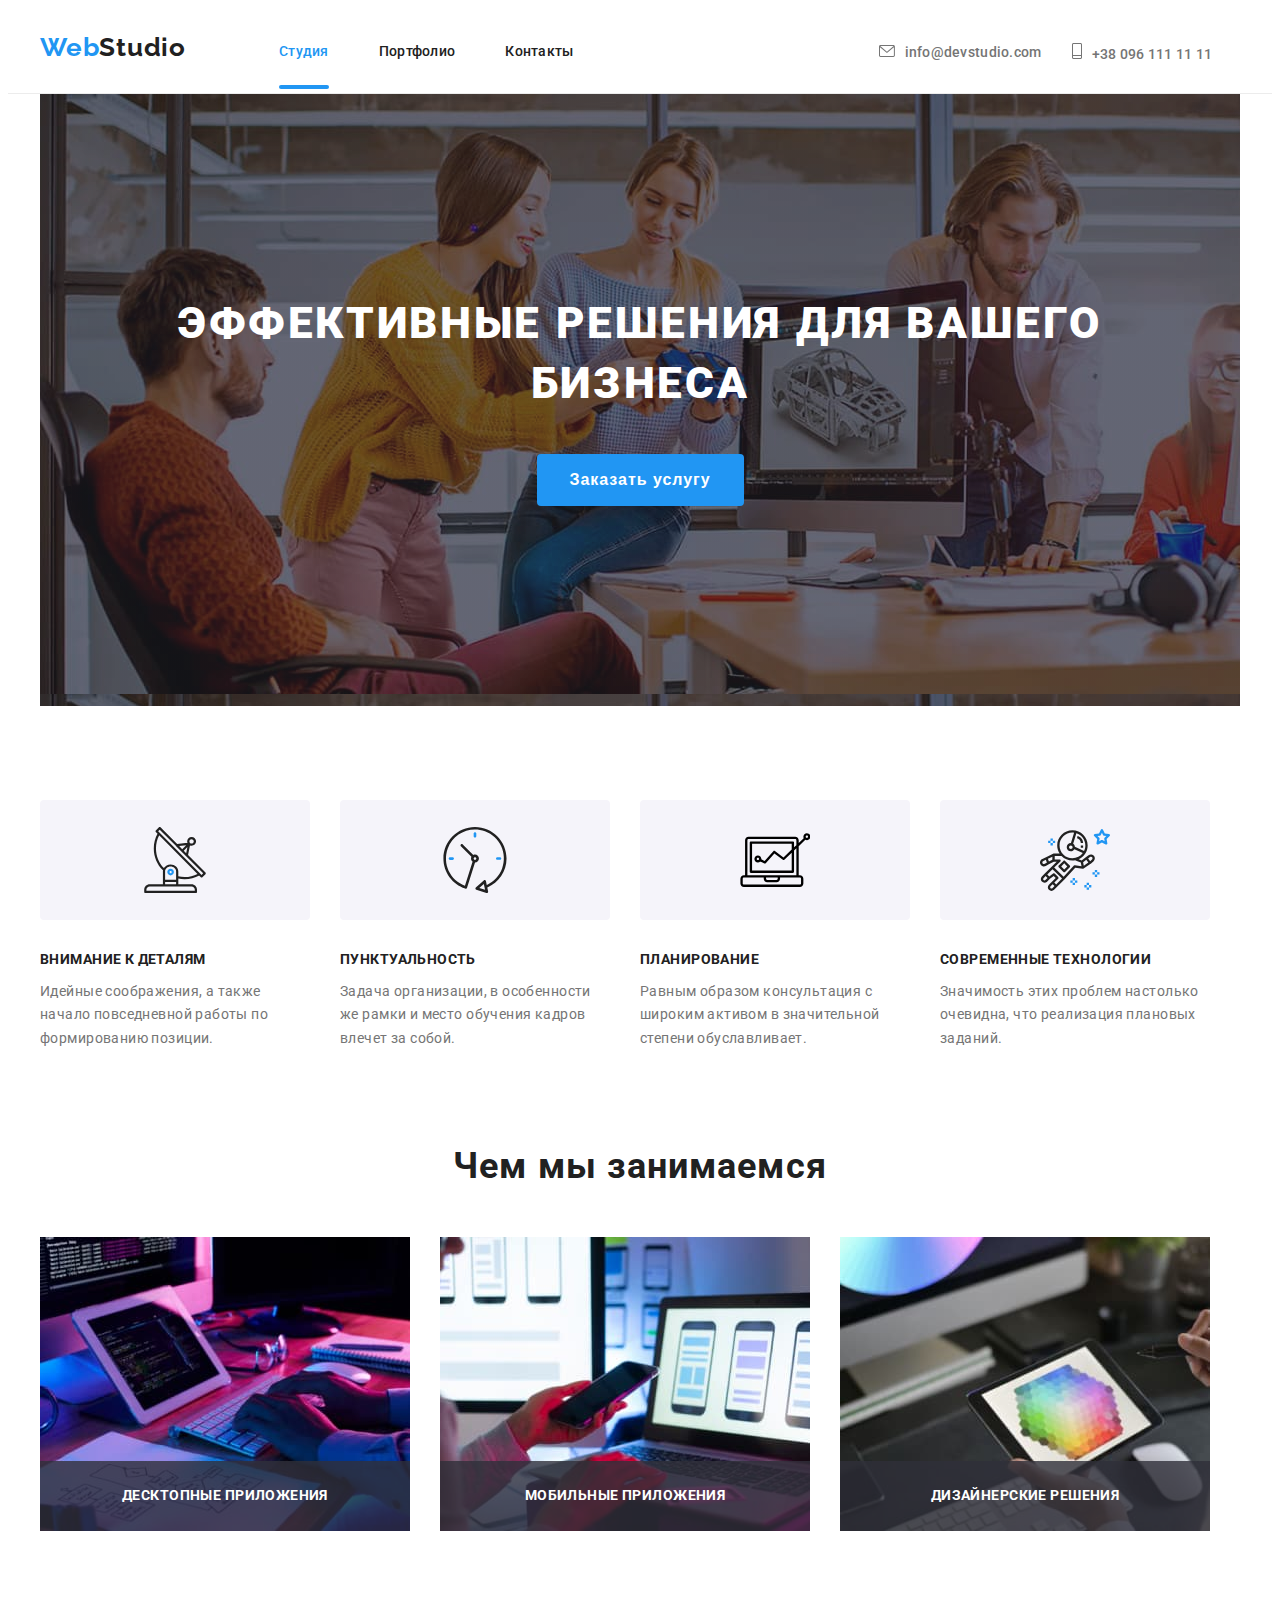
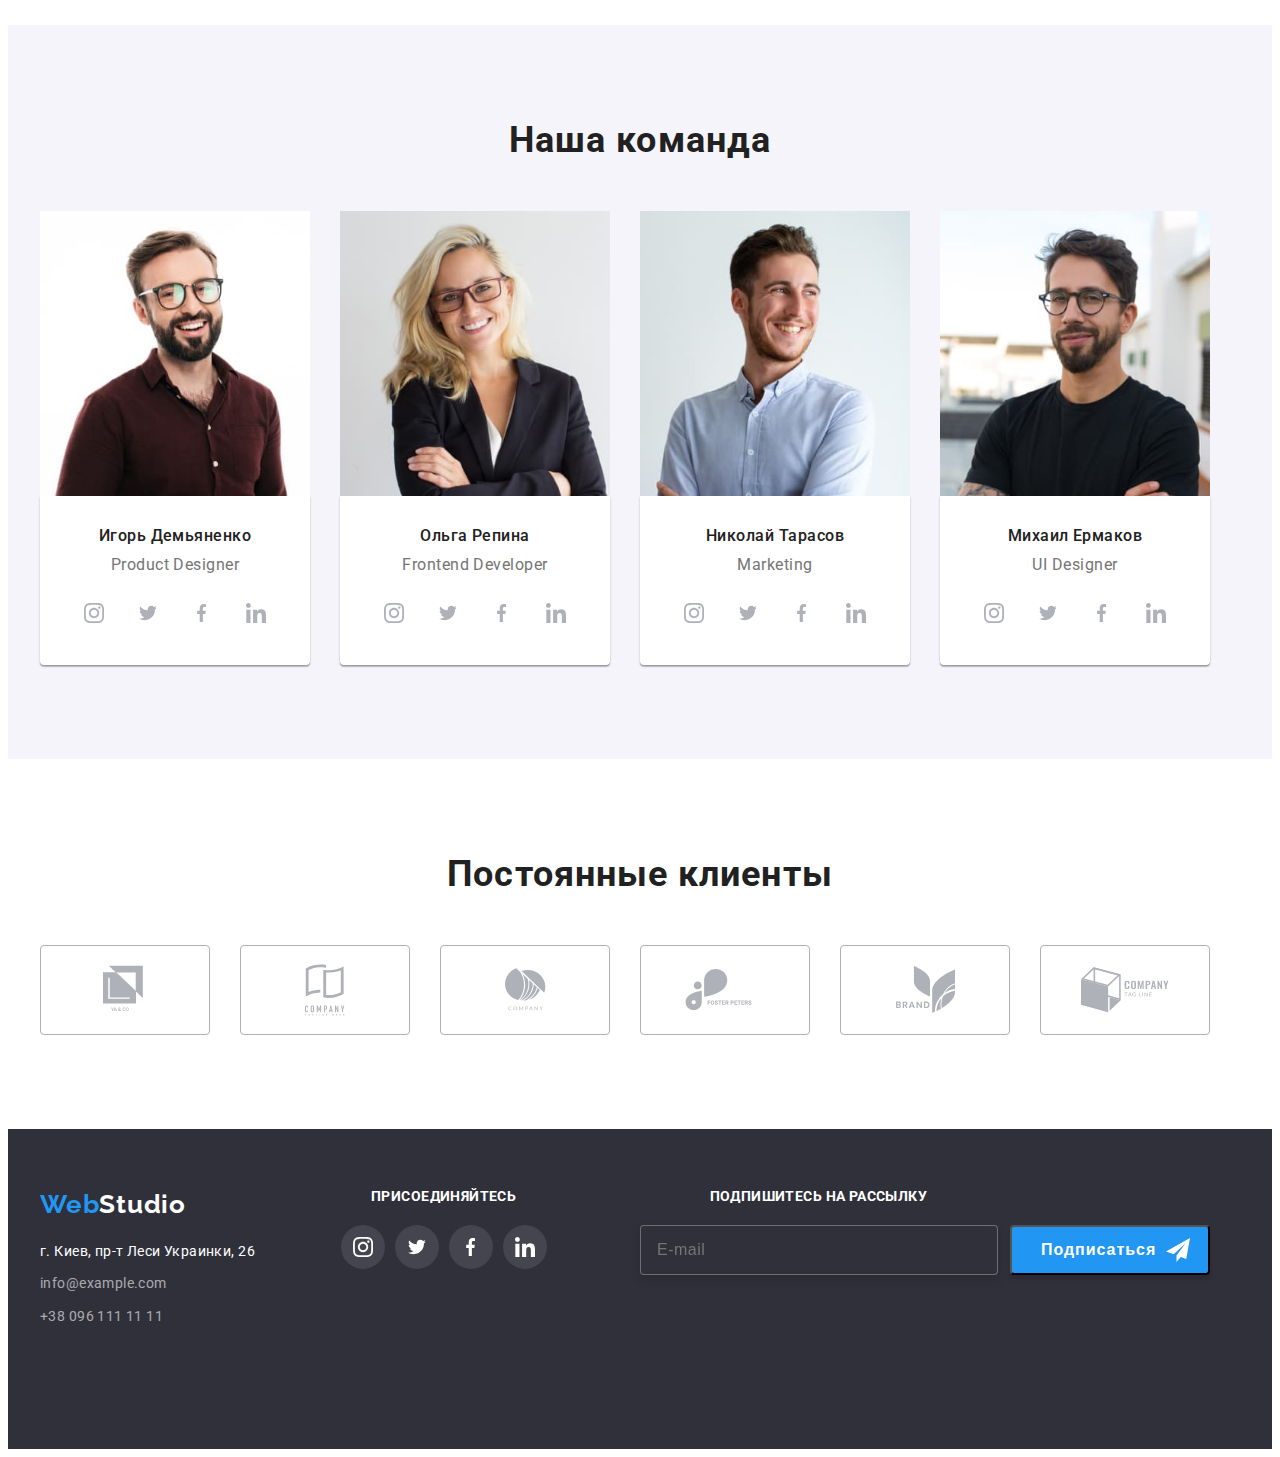
<file: index.html>
<!DOCTYPE html>
<html lang="ru">
<head>
    <meta charset="UTF-8">
    <meta name="viewport" content="width=device-width, initial-scale=1.0">
    <title>home-work-08</title>
    <link rel="preconnect" href="https://fonts.gstatic.com">
<link href="https://fonts.googleapis.com/css2?family=Raleway:wght@700&family=Roboto:wght@400;500;700;900&display=swap" rel="stylesheet">
<link rel="stylesheet" href="https://cdnjs.cloudflare.com/ajax/libs/modern-normalize/1.0.0/modern-normalize.min.css" integrity="sha512-ISS7cAi1PEhQ8jnbJpJZMd29NlhNj4AWYyLOSp2CE/CsHxTCu+r+t0D2yoJudVrd0/8fTVPUVDzY5Tvli75u/g==" crossorigin="anonymous" />
<link rel="stylesheet" href="./css/main.min.css">
 </head>
<body>
    
     <header class="header-navigation"> 
    <!--Логотип-->
    <div class="container">
        <div class="tablet-desktop-position">
        <div class="mobile-header">         
        <a class="logo" href="#">Web<span class="logo__header-part">Studio</span></a>
        <button type="button" class="menu-button" data-menu-button>
            <svg class="button_icon" width="24px" height="16px"  aria-label="Переключатель мобильного меню">
                <use class="icon-cross" href="./images/symbol-defs.svg#.iconCross"></use>
                <use class="icon-menu" href="./images/symbol-defs.svg#.iconBurgerMenu"></use>
            </svg>
        </button>
        </div>
        
        <div class="menu-container" id="menu-container" data-menu>
    <nav class="top-contacts">
       <!--Навигация-->      
        <ul class="site-nav">
            <li class="site-nav__item"><a class="site-nav__current-link" href="./index.html">Студия</a></li>
            <li class="site-nav__item"><a class="site-nav__portfolio" href="./portfolio.html">Портфолио</a></li>
            <li class="site-nav__item"><a class="site-nav__contacts" href="#">Контакты</a></li>              
        </ul>        
     </nav>
<ul class="auth-nav">    
        <li class="auth-nav__top">
            <a class="auth-nav__mail" href="mailto:info@devstudio.com">
                <svg class="top-icon" width="16px" height="12px">
                <use href="./images/symbol-defs.svg#.iconenvelope"></use>
            </svg>info@devstudio.com
        </a>
        </li>        
        <li class="auth-nav__top">           
            <a class="auth-nav__phone" href="tel:+380961111111">
                <svg class="top-icon" width="10px" height="16px">
                <use href="./images/symbol-defs.svg#.iconphone"></use>
            </svg>+38 096 111 11 11
        </a>        
    </li>
        </ul>    
        </div>
    </div> 
        </div>
      </header>
   <main>       
             <!--секция-герой-->
             
         <section class="hero">             
            <div class="hero-overlay container">
        <h1 class="title">Эффективные решения для вашего бизнеса</h1>
        <button class="button" type="submit" data-modal-open>Заказать услугу</button>
    
    </div>
    </section>  
          
       <section class="review"> 
            <div class="container">
          <ul class="description">
              <li class="description__item">
                  <div class="review-box">
                <svg class="review-icon" width="66px" height="70px">
                    <use href="./images/symbol-defs.svg#.iconantenna"></use>
                </svg>
                </div>
                  <h3 class="title">Внимание к деталям</h3>
                <p class="content">Идейные соображения, а также начало повседневной работы по формированию позиции.</p>
            </li>
              <li class="description__item">
                <div class="review-box">
                <svg class="review-icon" width="66px" height="70px">
                    <use href="./images/symbol-defs.svg#.iconclock"></use>
                </svg>
                </div>
                  <h3 class="title">Пунктуальность</h3>
                  <p class="content">Задача организации, в особенности же рамки и место обучения кадров влечет за собой.</p>
              </li>
              <li class="description__item">
                <div class="review-box">
                <svg class="review-icon" width="70px" height="54px">
                    <use href="./images/symbol-defs.svg#.iconcomputer"></use>
                </svg>
                </div>
                  <h3 class="title">Планирование</h3>
                  <p class="content">Равным образом консультация с широким активом в значительной степени обуславливает.</p>
              </li>
              <li class="description__item">
                <div class="review-box">
                <svg class="review-icon" width="70px" height="70px">
                    <use href="./images/symbol-defs.svg#.iconastronaut"></use>
                </svg>
                </div>
                  <h3 class="title">Современные технологии</h3>
                  <p class="content">Значимость этих проблем настолько очевидна, что реализация плановых заданий.</p>
              </li>
            </ul>
        </div> 
    </section> 

           <section class="occupation">
            <div class="container">
           <h2 class="exposition-title">Чем мы занимаемся</h2>         
           <ul class="images-list">
               <li class="item">
                   <div class="exposition-box">
                    <picture>
                        <source srcset="./images/Десктопные_приложения.jpg 1x,./images/Десктопные_приложения2x.jpg 2x" media="(min-width: 1200px)" />
                        <img src="./images/Десктопные_приложения.jpg" alt="Планшет с html разметкой" width="370px" />
                    </picture>                   
                   <p class="occupation-positioning">Десктопные приложения</p>
               </div>
                </li>
               <li class="item">
                <div class="exposition-box">
                    <picture>
                        <source srcset="./images/Мобильные_приложения.jpg 1x,./images/Мобильные_приложения2x.jpg 2x"/>
                        <img src="./images/Мобильные_приложения.jpg"
                        alt="Ноутбук с изображением схем макетов на мобильных устройствах" width="370px" >
                    </picture>               
                    <p class="occupation-positioning">Мобильные приложения</p>
            </div>            
            </li>
               <li class="item">
                <div class="exposition-box">
                    <picture>
                        <source srcset="./images/Дизайнерские_решения.jpg 1x,./images/Дизайнерские_решения2x.jpg 2x"/>
                        <img src="./images/Дизайнерские_решения.jpg"
                        alt="Планшет с изображением палитры цветов" width="370px" >
                    </picture>                  
                    <p class="occupation-positioning">Дизайнерские решения</p>
                </div>   
                </li> 
           </ul> 
        </div>                  
       </section>

         <section class="our-team">

           <h2 class="our-team-title">Наша команда</h2>
           <div class="container">
           <ul class="team">
               <li class="clause">
                <picture>
                    <source srcset="./images/Демьяненко_mobile_team.jpg 1x,
                                    ./images/Демьяненко_mobile_team2x.jpg 2x"
                                     media="(max-width: 767px)"/>
                    <source srcset="./images/Демьяненко_tablet_team.jpg 1x,
                   ./images/Демьяненко_tablet_team2x.jpg 2x"
                                  media="(min-width: 768px)"/>
                    <source srcset="./images/Демьяненко_desktop_team.jpg 1x,
                   ./images/Демьяненко_desktop_team2x.jpg 2x"
                        media="(min-width: 1200px)"/>
                    <img 
                   src="images/Демьяненко_mobile_team.jpg" 
                    alt="Игорь Демьяненко" width="450px">
                </picture>                   
                   <div class="information">
                       <h3 class="title">Игорь Демьяненко</h3>
                       <p class="content">Product Designer</p>
                       <ul class="socials">
                       <li class="item">
                           <a class="socials-link" href="#">
                               <svg class="team-icon" width="20px" height="20px">
                                   <use href="./images/symbol-defs.svg#.iconinstagram">
                                </use>
                            </svg>
                        </a>
                        </li>
                        <li class="item">
                            <a class="socials-link" href="#">
                                <svg class="team-icon" width="20px" height="16px">
                                    <use href="./images/symbol-defs.svg#.icontwitter">
                                 </use>
                             </svg>
                         </a>
                         </li>
                         <li class="item">
                            <a class="socials-link" href="#">
                                <svg class="team-icon" width="10px" height="20px">
                                    <use href="./images/symbol-defs.svg#.iconfacebook">
                                 </use>
                             </svg>
                         </a>
                         </li>
                         <li class="item">
                            <a class="socials-link" href="#">
                                <svg class="team-icon" width="20px" height="20px">
                                    <use href="./images/symbol-defs.svg#.iconlinkedin">
                                 </use>
                             </svg>
                         </a>
                         </li>
                    </ul>
                   </div>
                   
               </li>
               <li class="clause">
                <picture>
                    <source srcset="./images/Репина_mobile_team.jpg 1x,
                                    ./images/Репина_mobile_team2x.jpg 2x"
                                    media="(max-width: 767px)"/>
                    <source srcset="./images/Репина_tablet_team.jpg 1x,
                                    ./images/Репина_tablet_team2x.jpg 2x" 
                                   media="(min-width: 768px)"/>
                    <source srcset="./images/Репина_desktop_team.jpg 1x,
                                   ./images/Репина_desktop_team2x.jpg 2x"
                                   media="(min-width: 1200px)"/>
                    <img src="images/Репина_mobile_team.jpg" alt="Ольга Репина" width="450px">
                </picture>
              <div class="information">
                    <h3 class="title">Ольга Репина</h3>
                    <p class="content">Frontend Developer</p>
                    <ul class="socials">
                        <li class="item">
                            <a class="socials-link" href="#">
                                <svg class="team-icon" width="20px" height="20px">
                                    <use href="./images/symbol-defs.svg#.iconinstagram">
                                 </use>
                             </svg>
                         </a>
                         </li>
                         <li class="item">
                             <a class="socials-link" href="#">
                                 <svg class="team-icon" width="20px" height="16px">
                                     <use href="./images/symbol-defs.svg#.icontwitter">
                                  </use>
                              </svg>
                          </a>
                          </li>
                          <li class="item">
                             <a class="socials-link" href="#">
                                 <svg class="team-icon" width="10px" height="20px">
                                     <use href="./images/symbol-defs.svg#.iconfacebook">
                                  </use>
                              </svg>
                          </a>
                          </li>
                          <li class="item">
                             <a class="socials-link" href="#">
                                 <svg class="team-icon" width="20px" height="20px">
                                     <use href="./images/symbol-defs.svg#.iconlinkedin">
                                  </use>
                              </svg>
                          </a>
                          </li>
                     </ul>
                </div>
               </li>
               <li class="clause">
                <picture>
                    <source srcset="./images/Тарасов_mobile_team.jpg 1x,
                                    ./images/Тарасов_mobile_team2x.jpg 2x"
                                    media=" (max-width: 767px)"/>
                    <source srcset="./images/Тарасов_tablet_team.jpg 1x,
                                    ./images/Тарасов_tablet_team2x.jpg 2x" 
                                    media="(min-width: 768px)"/>
                    <source srcset="./images/Тарасов_desktop_team.jpg 1x,
                                   ./images/Тарасов_desktop_team2x.jpg 2x" 
                                    media="(min-width: 1200px)"/>
                    <img src="images/Тарасов_mobile_team.jpg" alt="Николай Тарасов" width="450px">
                </picture>
                    <div class="information">
                    <h3 class="title">Николай Тарасов</h3>
                    <p class="content">Marketing</p>
                    <ul class="socials">
                        <li class="item">
                            <a class="socials-link" href="#">
                                <svg class="team-icon" width="20px" height="20px">
                                    <use href="./images/symbol-defs.svg#.iconinstagram">
                                 </use>
                             </svg>
                         </a>
                         </li>
                         <li class="item">
                             <a class="socials-link" href="#">
                                 <svg class="team-icon" width="20px" height="16px">
                                     <use href="./images/symbol-defs.svg#.icontwitter">
                                  </use>
                              </svg>
                          </a>
                          </li>
                          <li class="item">
                             <a class="socials-link" href="#">
                                 <svg class="team-icon" width="10px" height="20px">
                                     <use href="./images/symbol-defs.svg#.iconfacebook">
                                  </use>
                              </svg>
                          </a>
                          </li>
                          <li class="item">
                             <a class="socials-link" href="#">
                                 <svg class="team-icon" width="20px" height="20px">
                                     <use href="./images/symbol-defs.svg#.iconlinkedin">
                                  </use>
                              </svg>
                          </a>
                          </li>
                     </ul>
                </div>
               </li>
               <li class="clause">
                <picture>
                    <source srcset="./images/Ермаков_mobile_team.jpg 1x,
                                    ./images/Ермаков_mobile_team2x.jpg 2x" 
                                    media=" (max-width: 767px)" />
                    <source srcset="./images/Ермаков_tablet_team.jpg 1x,
                                    ./images/Ермаков_tablet_team2x.jpg 2x" 
                                    media="(min-width: 768px)" />
                    <source srcset="./images/Ермаков_desktop_team.jpg 1x,
                                    ./images/Ермаков_desktop_team2x.jpg 2x" 
                                    media="(min-width: 1200px)" />
                    <img src="Ермаков_mobile_team.jpg" alt="Михаил Ермаков" width="450px">
                </picture>
                                     <div class="information">
                    <h3 class="title">Михаил Ермаков</h3>
                    <p class="content">UI Designer</p>
                    <ul class="socials">
                        <li class="item">
                            <a class="socials-link" href="#">
                                <svg class="team-icon" width="20px" height="20px">
                                <use href="./images/symbol-defs.svg#.iconinstagram">
                                 </use>
                             </svg>
                         </a>
                         </li>
                         <li class="item">
                             <a class="socials-link" href="#">
                                 <svg class="team-icon" width="20px" height="16px">
                                     <use href="./images/symbol-defs.svg#.icontwitter">
                                  </use>
                              </svg>
                          </a>
                          </li>
                          <li class="item">
                             <a class="socials-link" href="#">
                                 <svg class="team-icon" width="10px" height="20px">
                                     <use href="./images/symbol-defs.svg#.iconfacebook">
                                  </use>
                              </svg>
                          </a>
                          </li>
                          <li class="item">
                             <a class="socials-link" href="#">
                                 <svg class="team-icon" width="20px" height="20px">
                                     <use href="./images/symbol-defs.svg#.iconlinkedin">
                                  </use>
                              </svg>
                          </a>
                          </li>
                     </ul>
                </div>
               </li>
           </ul> 
         </div>   
       </section>
       
       <section class="our-clients">
        <h3 class="title">Постоянные клиенты</h3>
        <div class="container">
        <ul class="standing-customer">
            <li class="standing-customer__item">
                <a class="client-link" href="#">
                    <svg class="customer-icon" width="44px" height="50px">
                        <use  href="./images/symbol-defs.svg#.iconlogo-1"></use>
                    </svg>
                </a>
            </li>
            <li class="standing-customer__item">
                <a class="client-link" href="#">
                    <svg class="customer-icon" width="40px" height="52px">
                        <use href="./images/symbol-defs.svg#.iconlogo-2"></use>
                    </svg>
                </a>
            </li>
            <li class="standing-customer__item">
                <a class="client-link" href="#">
                    <svg class="customer-icon" width="41px" height="43px">
                        <use href="./images/symbol-defs.svg#.iconlogo-3"></use>
                    </svg>
                </a>
            </li>
            <li class="standing-customer__item">
                <a class="client-link" href="#">
                    <svg class="customer-icon" width="80px" height="42px">
                        <use href="./images/symbol-defs.svg#.iconlogo-4"></use>
                    </svg>
                </a>
            </li>
            <li class="standing-customer__item">
                <a class="client-link" href="#">
                    <svg class="customer-icon" width="59px" height="47px">
                        <use href="./images/symbol-defs.svg#.iconlogo-5"></use>
                    </svg>
                </a>
            </li>
            <li class="standing-customer__item">
                <a class="client-link" href="#">
                    <svg class="customer-icon" width="88px" height="46px">
                        <use href="./images/symbol-defs.svg#.iconlogo-6"></use>
                    </svg>
                </a>
            </li>
        </ul>
    </div>

       </section>      
           </main> 
   <footer class="contacts-accent">
       <!--Логотип-->
       <div class="container-bottom">  
               
         <div class="footer-tablet-desktop-position">  
    <a class="logo" href="#"><span class="first-part">Web</span><span class="contrast">Studio</span></a>
       
    <address class="footer-adress">
        <p class="location">г. Киев, пр-т Леси Украинки, 26</p>        
        <ul class="option">
            <li class="item"><a class="link" href="mailto:info@example.com">info@example.com</a></li>
           <li class="item"><a class="link" href="tel:+380961111111">+38 096 111 11 11</a></li>
        </ul>    
    </address>
    </div>
    
     <div class="offer-part"> 
    <p class="offer-paragraph">присоединяйтесь</p>   
        <ul class="footer-list">
            <li class="footer-list__socials">
                <a class="footer-link" href="#">
                    <svg class="footer-icon" width="20px" height="20px">
                        <use href="./images/symbol-defs.svg#.iconinstagram">
                     </use>
                 </svg>
             </a>
             </li>
             <li class="footer-list__socials">
                 <a class="footer-link" href="#">
                     <svg class="footer-icon" width="20px" height="16px">
                         <use href="./images/symbol-defs.svg#.icontwitter">
                      </use>
                  </svg>
              </a>
              </li>
              <li class="footer-list__socials">
                 <a class="footer-link" href="#">
                     <svg class="footer-icon" width="10px" height="20px">
                         <use href="./images/symbol-defs.svg#.iconfacebook">
                      </use>
                  </svg>
              </a>
              </li>
              <li class="footer-list__socials">
                 <a class="footer-link" href="#">
                     <svg class="footer-icon" width="20px" height="20px">
                         <use href="./images/symbol-defs.svg#.iconlinkedin">
                      </use>
                  </svg>
              </a>
              </li>
         </ul>
         
        </div>               
        <form class="mail-form"> 
            <div class="mail-form-desktop-position">      
            <p class="footer-information">Подпишитесь на рассылку</p>
            <input class="footer-input" type="email" placeholder="E-mail"> 
            </div>
            <div class="button-position">  
            <button class="subscribe-button">Подписаться
        <svg class="button-icon" width="24px" height="24px">
            <use href="./images/symbol-defs.svg#.iconpaperPlane"></use>
        </svg>
    </button>
    </div>
        </form>       
</div> 
</footer>

<div class="backdrop is-hidden" data-modal>
<div class="modal">    
    <form class="modal-form">
    <button class="button-close" data-modal-close>
        <svg class="close-icon" width="11px" height="11px">
            <use href="./images/symbol-defs.svg#.iconCross"></use>
        </svg>
    </button>  
    <p class="modal-information">Оставьте свои данные, мы вам перезвоним</p> 
    <div class="inputGroup">  
    <label class="formLabel" for="name">Имя</label>
    <div class="modalField">
    <input class="modalInput" type="text" name="name" id="name">
    <svg class="formIcon" width="12px" height="12px">
        <use href="./images/symbol-defs.svg#.iconformFigure"></use>
    </svg>
    </div>    
    <label class="formLabel" for="tel">Телефон</label>
    <div class="modalField">
    <input class="modalInput" type="tel" name="telephone" id="tel">
    <svg class="formIcon" width="13px" height="13px">
        <use href="./images/symbol-defs.svg#.iconformPhone"></use>
    </svg>
    </div>    
    <label class="formLabel" for="mail">Почта</label>
    <div class="modalField">
    <input class="modalInput" type="email" name="mail" id="mail">
    <svg class="formIcon" width="15px" height="12px">
        <use href="./images/symbol-defs.svg#.iconformEnvelop"></use>
    </svg>
    </div>
    </div>
    <label class="formLabel" for="comment">Комментарий</label>
    <textarea class="modalTextarea" name="comment" id="comment" rows="10" placeholder="Введите текст"></textarea>
    
    <div class="checkGroup">    
        <input class="checkInput visuallyHidden" type="checkbox" name="policy" id="policy">    
        <label for="policy" class="checkLabel">
            <span class="checkText">Соглашаюсь с рассылкой и принимаю <a href="#" class="policyLink">Условия договора</a></span>
            </label>
        <svg  class="markIcon" width="11px" height="8px">
            <use href="./images/symbol-defs.svg#.iconformMark"></use>
        </svg>                   
        </div>  
    <button class="modalButton" type="submit">Отправить</button>
     </form>   
</div>
<script src="js/modal.js"></script>
<script src="js/menu.js"></script>
</div>
</body>
</html>
</file>
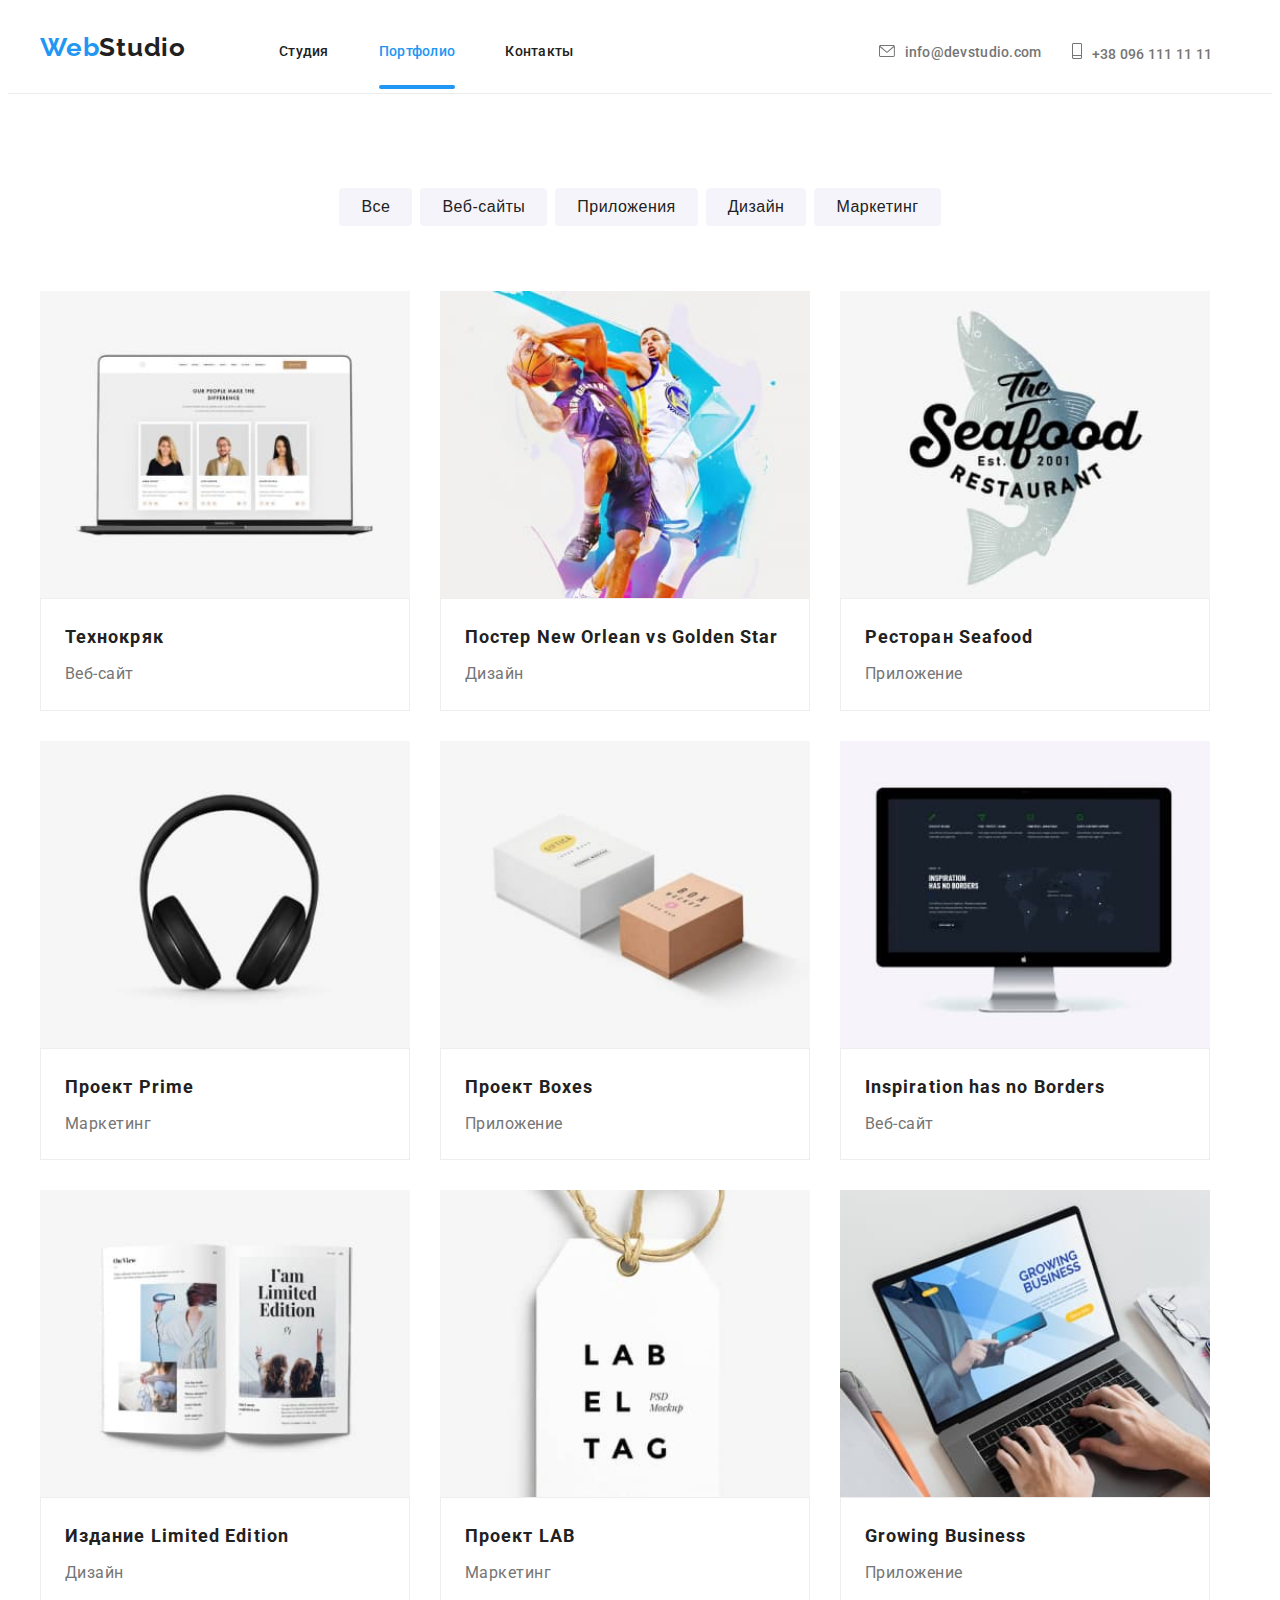
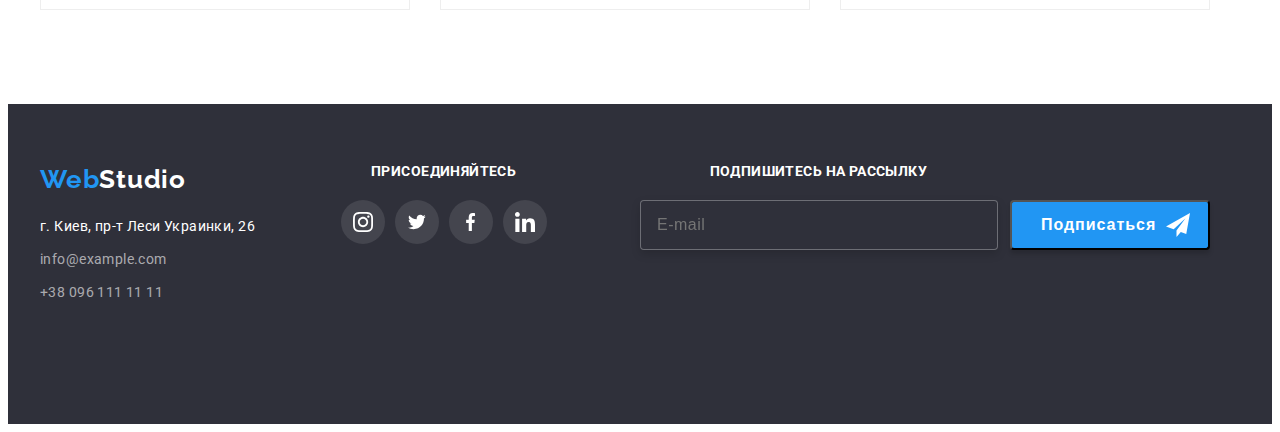
<file: portfolio.html>
<!DOCTYPE html>
<html lang="ru">
<head>
    <meta charset="UTF-8">
    <meta name="viewport" content="width=device-width, initial-scale=1.0">
    <title>home-work-08</title>
    <link rel="preconnect" href="https://fonts.gstatic.com">
    <link
        href="https://fonts.googleapis.com/css2?family=Raleway:wght@700&family=Roboto:wght@400;500;700;900&display=swap"
        rel="stylesheet">
    <link rel="stylesheet" href="https://cdnjs.cloudflare.com/ajax/libs/modern-normalize/1.0.0/modern-normalize.min.css"
        integrity="sha512-ISS7cAi1PEhQ8jnbJpJZMd29NlhNj4AWYyLOSp2CE/CsHxTCu+r+t0D2yoJudVrd0/8fTVPUVDzY5Tvli75u/g=="
        crossorigin="anonymous" />
    <link rel="stylesheet" href="./css/main.min.css">
</head>

<body>

    <header class="header-navigation">
        <!--Логотип-->
        <div class="container">
            <div class="tablet-desktop-position">
                <div class="mobile-header">
                    <a class="logo" href="#">Web<span class="logo__header-part">Studio</span></a>
                    <button type="button" class="menu-button" data-menu-button>
                        <svg class="button_icon" width="24px" height="16px" aria-label="Переключатель мобильного меню">
                            <use class="icon-cross" href="./images/symbol-defs.svg#.iconCross"></use>
                            <use class="icon-menu" href="./images/symbol-defs.svg#.iconBurgerMenu"></use>
                        </svg>
                    </button>
                </div>
    
                <div class="menu-container" id="menu-container" data-menu>
                    <nav class="top-contacts">
                        <!--Навигация-->
                        <ul class="site-nav">
                            <li class="site-nav__item"><a class="site-nav__studio-link" href="./index.html">Студия</a></li>
                            <li class="site-nav__item"><a class="site-nav__current-link" href="./portfolio.html">Портфолио</a>
                            </li>
                            <li class="site-nav__item"><a class="site-nav__contacts" href="#">Контакты</a></li>
                        </ul>
                    </nav>
                    <ul class="auth-nav">
                        <li class="auth-nav__top">
                            <a class="auth-nav__mail" href="mailto:info@devstudio.com">
                                <svg class="top-icon" width="16px" height="12px">
                                    <use href="./images/symbol-defs.svg#.iconenvelope"></use>
                                </svg>info@devstudio.com
                            </a>
                        </li>
                        <li class="auth-nav__top">
                            <a class="auth-nav__phone" href="tel:+380961111111">
                                <svg class="top-icon" width="10px" height="16px">
                                    <use href="./images/symbol-defs.svg#.iconphone"></use>
                                </svg>+38 096 111 11 11
                            </a>
                        </li>
                    </ul>
                </div>
            </div>
        </div>
    </header>
    <main class="project-demonstration">
        <section class="work-example">
            <!--<h1>Примеры реализованных проектов</h1>-->
            <div class="container">
                <ul class="filter">
                    <li class="item"><button class="type-button">Все</button></li>
                    <li class="item"><button class="type-button">Веб-сайты</button></li>
                    <li class="item"><button class="type-button">Приложения</button></li>
                    <li class="item"><button class="type-button">Дизайн</button></li>
                    <li class="item"><button class="type-button">Маркетинг</button></li>
                </ul>

                <ul class="example">
                    <li class="item">
                        <a class="link" href="#">
                            <div class="thumb">
                                <picture>
                                    <source srcset="./images/Технокряк_mobile_filter.jpg 1x, 
                                                    ./images/Технокряк_mobile_filter2x.jpg 2x" 
                                                    media=" (max-width: 767px)" />
                                    <source srcset="./images/Технокряк_tablet_filter.jpg 1x,
                                                    ./images/Технокряк_tablet_filter2x.jpg 2x" 
                                                    media="(min-width: 768px)" />
                                    <source srcset="./images/Технокряк_desktop_filter.jpg 1x,
                                                    ./images/Технокряк_desktop_filter2x.jpg 2x" 
                                                    media="(min-width: 1200px)" />
                                    <img src="./images/Технокряк_mobile_filter.jpg" alt="Ноутбук с изображением членов команды" width="450px">
                                </picture>                                
                                <p class="text-overlay">Технокряк это современная площадка распространения коронавируса.
                                    Компании используют эту платформу для цифрового
                                    шпионажа и атак на защищённые сервера конкурентов.</p>
                            </div>

                            <div class="text">
                                <h3 class="title">Технокряк</h3>
                                <p class="content">Веб-сайт</p>
                            </div>
                        </a>
                    </li>
                    <li class="item">
                        <a class="link" href="#">
                            <div class="thumb">
                                <picture>
                                    <source srcset="./images/New_Orlean_mobile_filter.jpg 1x,
                                                    /images/New_Orlean_mobile_filter2x.jpg 2x"
                                                    media=" (max-width: 767px)" />
                                    <source srcset=" ./images/New_Orlean_tablet_filter.jpg 1x,
                                                    ./images/New_Orlean_tablet_filter2x.jpg 2x"
                                                    media="(min-width: 768px)" />
                                    <source srcset="./images/New_Orlean_desktop_filter.jpg 1x,
                                                    ./images/New_Orlean_desktop_filter2x.jpg 2x"
                                                    media="(min-width: 1200px)" />
                                    <img src="./images/New_Orlean_mobile_filter.jpg" alt="Баскетболисты в процессе игры" width="450px">
                                </picture>                               
                                <p class="text-overlay">Технокряк это современная площадка распространения коронавируса.
                                    Компании используют эту
                                    платформу для цифрового
                                    шпионажа и атак на защищённые сервера конкурентов.</p>
                            </div>
                            <div class="text">
                                <h3 class="title">Постер New Orlean vs Golden Star</h3>
                                <p class="content">Дизайн</p>
                            </div>

                        </a>
                    </li>
                    <li class="item">
                        <a class="link" href="#">
                            <div class="thumb">
                                <picture>
                                    <source srcset="./images/Seafood_mobile_filter.jpg 1x,
                                                    ./images/Seafood_mobile_filter2x.jpg 2x"
                                                    media=" (max-width: 767px)" />
                                    <source srcset="./images/Seafood_tablet_filter.jpg 1x,
                                                    ./images/Seafood_tablet_filter2x.jpg 2x"
                                                    media="(min-width: 768px)" />
                                    <source srcset="./images/Seafood_desktop_filter.jpg 1x,
                                                    ./images/Seafood_desktop_filter2x.jpg 2x"
                                                    media="(min-width: 1200px)" />
                                    <img src="./images/Seafood_mobile_filter.jpg" alt="Логотип ресторана в виде большой рыбы" width="450px">
                                </picture>                                
                                <p class="text-overlay">Технокряк это современная площадка распространения коронавируса.
                                    Компании используют эту
                                    платформу для цифрового
                                    шпионажа и атак на защищённые сервера конкурентов.</p>
                            </div>
                            <div class="text">
                                <h3 class="title">Ресторан Seafood</h3>
                                <p class="content">Приложение</p>
                            </div>
                        </a>
                    </li>
                    <li class="item">
                        <a class="link" href="#">
                            <div class="thumb">
                                <picture>
                                    <source srcset="./images/Prime_mobile_filter.jpg 1x,
                                                    ./images/Prime_mobile_filter2x.jpg 2x"
                                                    media=" (max-width: 767px)" />
                                    <source srcset="./images/Prime_tablet_filter.jpg 1x,
                                                    ./images/Prime_tablet_filter2x.jpg 2x"
                                                    media="(min-width: 768px)" />
                                    <source srcset="./images/Prime_desktop_filter.jpg 1x,
                                                    ./images/Prime_desktop_filter2x.jpg 2x"
                                                    media="(min-width: 1200px)" />
                                    <img src="./images/Prime_mobile_filter.jpg" alt="Черные наушники" width="450px">
                                </picture>                                                                
                                <p class="text-overlay">Технокряк это современная площадка распространения коронавируса.
                                    Компании используют эту
                                    платформу для цифрового
                                    шпионажа и атак на защищённые сервера конкурентов.</p>
                            </div>
                            <div class="text">
                                <h3 class="title">Проект Prime</h3>
                                <p class="content">Маркетинг</p>
                            </div>
                        </a>
                    </li>

                    <li class="item">
                        <a class="link" href="#">
                            <div class="thumb">
                                <picture>
                                    <source srcset="./images/Boxes_mobile_filter.jpg 1x,
                                                    ./images/Boxes_mobile_filter2x.jpg 2x"
                                                    media=" (max-width: 767px)" />
                                    <source srcset="./images/Boxes_tablet_filter.jpg 1x,
                                                    ./images/Boxes_tablet_filter2x.jpg 2x"
                                                    media="(min-width: 768px)" />
                                    <source srcset="./images/Boxes_desktop_filter.jpg 1x,
                                                    ./images/Boxes_desktop_filter2x.jpg 2x"
                                                    media="(min-width: 1200px)" />
                                    <img src="./images/Boxes_mobile_filter.jpg" alt="Белая и кремовая коробочки" width="450px">
                                </picture>                                
                                <p class="text-overlay">Технокряк это современная площадка распространения коронавируса.
                                    Компании используют эту
                                    платформу для цифрового
                                    шпионажа и атак на защищённые сервера конкурентов.</p>
                            </div>
                            <div class="text">
                                <h3 class="title">Проект Boxes</h3>
                                <p class="content">Приложение</p>
                            </div>
                        </a>
                    </li>
                    <li class="item">
                        <a class="link" href="#">
                            <div class="thumb">
                                <picture>
                                    <source srcset="./images/Inspiration_mobile_filter.jpg 1x,
                                                    ./images/Inspiration_mobile_filter2x.jpg 2x"
                                                    media=" (max-width: 767px)" />
                                    <source srcset="./images/Inspiration_tablet_filter.jpg 1x,
                                                    ./images/Inspiration_tablet_filter2x.jpg 2x"
                                                    media="(min-width: 768px)" />
                                    <source srcset="./images/Inspiration_desktop_filter.jpg 1x,
                                                    ./images/Inspiration_desktop_filter2x.jpg 2x"
                                                    media="(min-width: 1200px)" />
                                    <img src="./images/Inspiration_mobile_filter.jpg" alt="Монитор компьютера" width="450px">
                                </picture>                              
                                <p class="text-overlay">Технокряк это современная площадка распространения коронавируса.
                                    Компании используют эту
                                    платформу для цифрового
                                    шпионажа и атак на защищённые сервера конкурентов.</p>
                            </div>
                            <div class="text">
                                <h3 class="title">Inspiration has no Borders</h3>
                                <p class="content">Веб-сайт</p>
                            </div>
                        </a>
                    </li>
                    <li class="item">
                        <a class="link" href="#">
                            <div class="thumb">
                                <picture>
                                    <source srcset="./images/Издание_mobile_filter.jpg 1x,
                                                    ./images/Издание_mobile_filter2x.jpg 2x"
                                                    media=" (max-width: 767px)" />
                                    <source srcset="./images/Издание_tablet_filter.jpg 1x,
                                                    ./images/Издание_tablet_filter2x.jpg 2x"
                                                    media="(min-width: 768px)" />
                                    <source srcset="./images/Издание_desktop_filter.jpg 1x,
                                                    ./images/Издание_desktop_filter2x.jpg 2x"
                                        media="(min-width: 1200px)" />
                                    <img src="./images/Издание_mobile_filter.jpg" alt="Разворот книги с картинками" width="450px">
                                </picture>                                
                                <p class="text-overlay">Технокряк это современная площадка распространения коронавируса.
                                    Компании используют эту
                                    платформу для цифрового
                                    шпионажа и атак на защищённые сервера конкурентов.</p>
                            </div>
                            <div class="text">
                                <h3 class="title">Издание Limited Edition</h3>
                                <p class="content">Дизайн</p>
                            </div>
                        </a>
                    </li>
                    <li class="item">
                        <a class="link" href="#">
                            <div class="thumb">
                                <picture>
                                    <source srcset="./images/LAB_mobile_filter.jpg 1x,
                                                    ./images/LAB_mobile_filter2x.jpg 2x"
                                                    media=" (max-width: 767px)" />
                                    <source srcset="./images/LAB_tablet_filter.jpg 1x,
                                                    ./images/LAB_tablet_filter2x.jpg 2x"
                                                    media="(min-width: 768px)" />
                                    <source srcset="./images/LAB_desktop_filter.jpg 1x,
                                                    ./images/LAB_desktop_filter2x.jpg 2x"
                                                    media="(min-width: 1200px)" />
                                    <img src="./images/LAB_mobile_filter.jpg" alt="Лейба для одежды" width="450px">
                                </picture>                                
                                <p class="text-overlay">Технокряк это современная площадка распространения коронавируса.
                                    Компании используют эту
                                    платформу для цифрового
                                    шпионажа и атак на защищённые сервера конкурентов.</p>
                            </div>
                            <div class="text">
                                <h3 class="title">Проект LAB</h3>
                                <p class="content">Маркетинг</p>
                            </div>
                        </a>
                    </li>
                    <li class="item">
                        <a class="link" href="#">
                            <div class="thumb">
                                <picture>
                                    <source srcset="./images/Growing_Business_mobile_filter.jpg 1x,
                                                    ./images/Growing_Business_mobile_filter2x.jpg 2x"
                                                     media=" (max-width: 767px)" />
                                    <source srcset="./images/Growing_Business_tablet_filter.jpg 1x,
                                                    ./images/Growing_Business_tablet_filter2x.jpg 2x" 
                                                    media="(min-width: 768px)" />
                                    <source srcset="./images/Growing_Business_desktop_filter.jpg 1x,
                                                    ./images/Growing_Business_desktop_filter2x.jpg 2x"
                                                    media="(min-width: 1200px)" />
                                    <img src="./images/Growing_Business_mobile_filter.jpg" alt="Ноутбук на экране которого открыто приложение" width="450px">
                                </picture>                                
                                <p class="text-overlay">Технокряк это современная площадка распространения коронавируса.
                                    Компании используют эту
                                    платформу для цифрового
                                    шпионажа и атак на защищённые сервера конкурентов.</p>
                            </div>
                            <div class="text">
                                <h3 class="title">Growing Business</h3>
                                <p class="content">Приложение</p>
                            </div>
                        </a>
                    </li>
                </ul>
            </div>
        </section>
    </main>

    <footer class="contacts-accent">
        <!--Логотип-->
        <div class="container-bottom">
    
            <div class="footer-tablet-desktop-position">
                <a class="logo" href="#"><span class="first-part">Web</span><span class="contrast">Studio</span></a>
    
                <address class="footer-adress">
                    <p class="location">г. Киев, пр-т Леси Украинки, 26</p>
                    <ul class="option">
                        <li class="item"><a class="link" href="mailto:info@example.com">info@example.com</a></li>
                        <li class="item"><a class="link" href="tel:+380961111111">+38 096 111 11 11</a></li>
                    </ul>
                </address>
            </div>
    
            <div class="offer-part">
                <p class="offer-paragraph">присоединяйтесь</p>
                <ul class="footer-list">
                    <li class="footer-list__socials">
                        <a class="footer-link" href="#">
                            <svg class="footer-icon" width="20px" height="20px">
                                <use href="./images/symbol-defs.svg#.iconinstagram">
                                </use>
                            </svg>
                        </a>
                    </li>
                    <li class="footer-list__socials">
                        <a class="footer-link" href="#">
                            <svg class="footer-icon" width="20px" height="16px">
                                <use href="./images/symbol-defs.svg#.icontwitter">
                                </use>
                            </svg>
                        </a>
                    </li>
                    <li class="footer-list__socials">
                        <a class="footer-link" href="#">
                            <svg class="footer-icon" width="10px" height="20px">
                                <use href="./images/symbol-defs.svg#.iconfacebook">
                                </use>
                            </svg>
                        </a>
                    </li>
                    <li class="footer-list__socials">
                        <a class="footer-link" href="#">
                            <svg class="footer-icon" width="20px" height="20px">
                                <use href="./images/symbol-defs.svg#.iconlinkedin">
                                </use>
                            </svg>
                        </a>
                    </li>
                </ul>
    
            </div>
            <form class="mail-form">
                <div class="mail-form-desktop-position">
                    <p class="footer-information">Подпишитесь на рассылку</p>
                    <input class="footer-input" type="email" placeholder="E-mail">
                </div>
                <div class="button-position">
                    <button class="subscribe-button">Подписаться
                        <svg class="button-icon" width="24px" height="24px">
                            <use href="./images/symbol-defs.svg#.iconpaperPlane"></use>
                        </svg>
                    </button>
                </div>
            </form>
        </div>
    </footer>
<script src="js/menu.js"></script>
</body>
</html>
</file>
<file: css/main.min.css>
.container,.container-bottom{padding-left:15px;padding-right:15px;margin-right:auto;margin-left:auto}a{text-decoration:none}body{color:#757575;font-family:"Roboto",sans-serif,"Raleway",sans-serif;font-weight:400;font-size:14px;line-height:2;letter-spacing:0.03em}h1,h2,h3{margin:0;color:#212121}ul{display:block;padding-inline-start:0px;margin:0px;list-style:none}@media screen and (min-width: 768px){ul{display:flex}}nav{display:flex}img{display:block;max-width:100%;height:auto}address{font-style:normal;margin-top:20px}p{margin:0}@media screen and (min-width: 480px){.container{width:480px}}@media screen and (min-width: 768px){.container{width:768px}}@media screen and (min-width: 1200px){.container{width:1200px}}.menu-container{text-align:center;letter-spacing:0.02em;background-color:#ffffff;border-top:1px solid #ececec}.menu-container.is-open{display:block;z-index:1}@media screen and (max-width: 767px){.menu-container{position:absolute;display:none;top:60px;left:0;width:100%}}@media screen and (min-width: 768px){.menu-container{display:flex;align-items:center;position:relative;border:none}}@media screen and (min-width: 768px){.container-bottom{display:flex;flex-direction:row;flex-wrap:wrap;justify-content:center}}@media screen and (min-width: 1200px){.container-bottom{width:1200px;justify-content:normal}}@media screen and (min-width: 768px){.container-bottom{display:flex;flex-direction:row;flex-wrap:wrap;justify-content:center}}@media screen and (min-width: 1200px){.container-bottom{width:1200px;justify-content:normal}}@media screen and (min-width: 768px){.container-bottom{display:flex;flex-direction:row;flex-wrap:wrap;justify-content:center}}@media screen and (min-width: 1200px){.container-bottom{width:1200px;justify-content:normal}}.mobile-header{width:100%;display:flex;padding-top:16px;padding-bottom:16px;border-bottom:1px solid #ececec;justify-content:space-between;align-items:center}@media screen and (min-width: 768px){.mobile-header{width:min-content;border:none;padding-top:26px;padding-bottom:26px}}@media screen and (min-width: 1200px){.mobile-header{padding:0}}@media screen and (min-width: 768px){.tablet-desktop-position{display:flex;align-items:baseline}}.logo__header-part{color:#212121}.logo{position:relative;display:inline-block;font-family:"Raleway",sans-serif;font-size:24px;line-height:1.17;letter-spacing:0.03em;text-decoration:none;font-family:"Raleway",sans-serif;font-weight:700;font-size:26px;line-height:1.19;letter-spacing:0.03em;color:#2196f3;transition-property:opacity, transform;transition-duration:250ms;transition-timing-function:cubic-bezier(0.4, 0, 0.2, 1)}@media screen and (min-width: 1200px){.logo{padding-top:24px;padding-bottom:25px}}.menu-button{display:inline-flex;justify-content:center;align-items:center;width:40px;height:40px;outline:none;margin:0;padding:0;border:none;background-color:transparent}.menu-button:hover .icon-menu,.menu-button:hover .icon-cross{fill:#2196f3}@media screen and (min-width: 768px){.menu-button{display:none}}.menu-button .icon-cross{display:none}.menu-button.is-open .icon-cross{display:block}.menu-button.is-open .icon-menu{display:none}.header-navigation{position:relative;border-bottom:1px solid #ececec}.top-contacts{justify-content:center}@media screen and (min-width: 768px){.top-contacts{margin-left:88px}}@media screen and (min-width: 1200px){.top-contacts{margin-left:93px}}.site-nav{padding-top:40px;padding-bottom:20px;font-weight:500;font-size:18px;line-height:1.17;letter-spacing:0.02em}@media screen and (min-width: 768px){.site-nav{padding:0;font-size:12px;line-height:1.14}}@media screen and (min-width: 1200px){.site-nav{font-size:14px;line-height:1.14;letter-spacing:0.02em}}.site-nav__item{padding-top:20px;padding-bottom:20px}@media screen and (min-width: 768px){.site-nav__item{padding:0;margin-left:50px}}@media screen and (min-width: 768px){.site-nav__item:first-child{margin-left:0px}}@media screen and (min-width: 1200px){.auth-nav__top:last-child{margin-left:30px}}.auth-nav__top{padding-top:8px;padding-bottom:8px}@media screen and (min-width: 768px){.auth-nav__top{padding-top:5px;padding-bottom:5px}}@media screen and (min-width: 1200px){.auth-nav__top{display:flex;align-items:baseline;padding:0}}.site-nav__current-link{position:relative;padding-top:20px;padding-bottom:8px;color:#2196f3;text-decoration:none}@media screen and (min-width: 768px){.site-nav__current-link{padding-top:32px;padding-bottom:30px}}.site-nav__current-link::after{content:"";position:absolute;display:block;width:100%;height:4px;border-radius:2px;background-color:#2196f3;left:0;bottom:0;opacity:1}.site-nav__portfolio{position:relative;padding-top:20px;padding-bottom:8px;transition-property:color;transition-duration:250ms;transition-timing-function:cubic-bezier(0.4, 0, 0.2, 1);color:#212121}@media screen and (min-width: 768px){.site-nav__portfolio{padding-top:32px;padding-bottom:30px}}.site-nav__portfolio:hover,.site-nav__portfolio:focus{color:#2196f3}.site-nav__contacts{position:relative;padding-top:20px;padding-bottom:8px;color:#212121;text-decoration:none;transition-property:opacity, color;transition-duration:250ms;transition-timing-function:cubic-bezier(0.4, 0, 0.2, 1)}@media screen and (min-width: 768px){.site-nav__contacts{padding-top:32px;padding-bottom:30px}}.site-nav__contacts::after{position:absolute;content:"";display:block;width:100%;height:4px;left:0;bottom:0;opacity:0;border-radius:2px;background-color:#2196f3}.site-nav__contacts:hover::after,.site-nav__contacts:focus::after{opacity:1}.site-nav__contacts:hover,.site-nav__contacts:focus{color:#2196f3}.auth-nav{padding-top:20px;padding-bottom:60px;font-weight:500;font-size:18px;line-height:1.17;letter-spacing:0.02em}@media screen and (min-width: 768px){.auth-nav{display:flex;align-items:flex-start;flex-direction:column;margin-left:84px;padding:0;font-size:12px;line-height:1.16}}@media screen and (min-width: 1200px){.auth-nav{flex-direction:row;align-items:center;margin-left:305px;font-size:14px;line-height:1.14}}.auth-nav .top-icon{margin-right:10px;fill:currentColor}.auth-nav__mail{position:relative;color:#757575;transition-property:opacity, color;transition-duration:250ms;transition-timing-function:cubic-bezier(0.4, 0, 0.2, 1)}@media screen and (min-width: 768px){.auth-nav__mail{display:flex;padding-bottom:8px}}@media screen and (min-width: 1200px){.auth-nav__mail{padding-top:32px;padding-bottom:30px}}.auth-nav__mail::after{content:"";position:absolute;display:block;width:100%;height:4px;border-radius:2px;background-color:#2196f3;left:0;bottom:0;opacity:0}.auth-nav__mail:hover::after,.auth-nav__mail:focus::after{opacity:1}.auth-nav__mail:hover,.auth-nav__mail:focus{color:#2196f3}.auth-nav__phone{position:relative;padding-top:8px;padding-bottom:8px;color:#757575;transition-property:opacity, color;transition-duration:250ms;transition-timing-function:cubic-bezier(0.4, 0, 0.2, 1)}@media screen and (min-content: 768px){.auth-nav__phone{display:flex}}@media screen and (min-width: 1200px){.auth-nav__phone{padding-top:32px;padding-bottom:30px}}.auth-nav__phone::after{content:"";position:absolute;display:block;width:100%;height:4px;border-radius:2px;background-color:#2196f3;left:0;bottom:0;opacity:0}.auth-nav__phone:hover::after,.auth-nav__phone:focus::after{opacity:1}.auth-nav__phone:hover,.auth-nav__phone:focus{color:#2196f3}.header-navigation .link{text-decoration:none;color:#212121}.hero .title{display:flex;text-align:center;margin-bottom:30px;text-transform:uppercase;font-weight:900;font-size:26px;line-height:1.61;letter-spacing:0.06em;color:#fff}@media screen and (min-width: 768px){.hero .title{padding-left:50px;padding-right:50px}}@media screen and (min-width: 1200px){.hero .title{margin-bottom:40px;font-size:44px;line-height:1.36}}.hero .button{display:flex;padding-top:10px;padding-bottom:10px;padding-right:32px;padding-left:32px;margin-right:auto;margin-left:auto;text-decoration:none;font-weight:700;letter-spacing:0.06em;font-size:16px;line-height:1.9;border:1px solid transparent;border-radius:4px;cursor:pointer;color:#fff;background-color:#2196f3}.hero-overlay{max-width:1600px;max-height:600px;margin-left:auto;margin-right:auto;text-align:center;padding:118px 0;align-content:center;background-color:#2f303a;background-repeat:no-repeat;background-position:center;background-size:cover}@media screen and (max-width: 767px){.hero-overlay{background-image:linear-gradient(to right, rgba(47,48,58,0.4), rgba(47,48,58,0.4)),url(../images/hero-mobile.jpg)}}@media screen and (min-device-pixel-ratio: 2), screen and (-webkit-min-device-pixel-ratio: 2), screen and (-o-min-device-pixel-ratio: 2 / 1), screen and (min-resolution: 192dpi), screen and (min-resolution: 2dppx){.hero-overlay{background-image:linear-gradient(to right, rgba(47,48,58,0.4), rgba(47,48,58,0.4)),url(../images/hero-mobile2x.jpg)}}@media screen and (min-width: 768px) and (max-width: 1199px){.hero-overlay{background-image:linear-gradient(to right, rgba(47,48,58,0.4), rgba(47,48,58,0.4)),url(../images/hero-tablet.jpg)}}@media screen and (min-width: 768px) and (max-width: 1199px) and (min-device-pixel-ratio: 2), screen and (min-width: 768px) and (max-width: 1199px) and (-webkit-min-device-pixel-ratio: 2), screen and (min-width: 768px) and (max-width: 1199px) and (-o-min-device-pixel-ratio: 2 / 1), screen and (min-width: 768px) and (max-width: 1199px) and (min-resolution: 192dpi), screen and (min-width: 768px) and (max-width: 1199px) and (min-resolution: 2dppx){.hero-overlay{background-image:linear-gradient(to right, rgba(47,48,58,0.4), rgba(47,48,58,0.4)),url(../images/hero-tablet2x.jpg)}}@media screen and (min-width: 1200px){.hero-overlay{padding:200px 0;background:linear-gradient(to right, rgba(47,48,58,0.4), rgba(47,48,58,0.4)),url(../images/hero-descktop.jpg)}}@media screen and (min-width: 1200px) and (min-device-pixel-ratio: 2), screen and (min-width: 1200px) and (-webkit-min-device-pixel-ratio: 2), screen and (min-width: 1200px) and (-o-min-device-pixel-ratio: 2 / 1), screen and (min-width: 1200px) and (min-resolution: 192dpi), screen and (min-width: 1200px) and (min-resolution: 2dppx){.hero-overlay{background-image:linear-gradient(to right, rgba(47,48,58,0.4), rgba(47,48,58,0.4)),url(../images/hero-descktop2x.jpg)}}.review-icon{display:block}.review{background-color:#fff;padding-top:60px;padding-bottom:60px}@media screen and (min-width: 1200px){.review{padding-top:94px;padding-bottom:94px}}.review-box{display:flex;justify-content:center;align-items:center;margin-bottom:30px;border:transparent;border-radius:4px;background:#f5f4fa;height:120px}.description .title{display:flex;justify-content:center;margin-bottom:10px;text-transform:uppercase;font-weight:700;font-size:14px;line-height:1.4;letter-spacing:0.03em;color:#212121}@media screen and (min-width: 768px){.description .title{justify-content:flex-start}}.description .content{font-weight:400;font-size:14px;line-height:1.7;letter-spacing:0.03em;color:#757575}.description{display:flex;flex-wrap:wrap;margin:-15px}.description__item{margin:15px;width:450px}@media screen and (min-width: 768px){.description__item{width:354px}}@media screen and (min-width: 1200px){.description__item{width:270px}}@media screen and (max-width: 1199px){.occupation{display:none}}@media screen and (min-width: 1200px){.occupation{padding-bottom:94px;background-color:#fff}}.exposition-title{margin-bottom:50px;font-weight:700;font-size:36px;line-height:1.17;text-align:center;letter-spacing:0.03em;color:#212121}.exposition-box{position:relative;height:294px}.occupation-positioning{position:relative;z-index:0;left:0;bottom:70px;display:flex;align-items:center;justify-content:center;padding-top:27px;padding-bottom:27px;font-weight:700;font-size:14px;line-height:1.14;text-align:center;letter-spacing:0.03em;text-transform:uppercase;color:#fff}.occupation-positioning::before{position:absolute;top:0;left:0;width:100%;height:100%;z-index:-1;content:"";width:370px;height:70px;background:rgba(47,48,58,0.8)}.images-list{display:flex;flex-wrap:wrap;margin:-15px;display:flex;z-index:-2}.images-list .item{margin:15px;width:370px}.our-team{max-width:100%;background-color:#f5f4fa;padding-top:60px;padding-bottom:60px}@media screen and (min-width: 1200px){.our-team{padding-top:94px;padding-bottom:94px}}.team{display:flex;flex-wrap:wrap;margin:-15px}.clause{display:block;width:450px;margin:15px}@media screen and (min-width: 768px) and (max-width: 1199px){.clause{width:354px}}@media screen and (min-width: 1200px){.clause{width:270px}}.team-icon{fill:#afb1b8;transition-property:fill;transition-duration:250ms;transition-timing-function:cubic-bezier(0.4, 0, 0.2, 1)}.socials-link{display:flex;justify-content:center;align-items:center;width:44px;height:44px;padding:0;box-sizing:border-box;background-position:center;border:none;border-radius:50%;background-color:#fff;transition-property:background-color;transition-duration:250ms;transition-timing-function:cubic-bezier(0.4, 0, 0.2, 1)}.socials-link:hover,.socials-link:focus{background-color:#2196f3}.socials-link:hover .team-icon,.socials-link:focus .team-icon{fill:#fff}.socials{display:flex;justify-content:center}.socials .item{margin-left:10px}.socials .item:first-child{margin-left:0px}.our-team-title{margin-bottom:30px;text-align:center;font-size:28px;font-weight:700;line-height:1.18;letter-spacing:0.03em;color:#212121}@media screen and (min-width: 1200px){.our-team-title{margin-bottom:50px;font-size:36px;line-height:1.17}}.information{padding-top:30px;padding-bottom:30px;padding-left:5px;padding-right:5px}.team .information{text-align:center;background:#fff;box-shadow:0px 1px 3px rgba(0,0,0,0.12),0px 1px 1px rgba(0,0,0,0.14),0px 2px 1px rgba(0,0,0,0.2);border-radius:0px 0px 4px 4px}.information .title{margin-bottom:10px;text-align:center;font-weight:500;font-size:16px;line-height:1.19;letter-spacing:0.03em;color:#212121}.information .content{margin-bottom:16px;text-align:center;font-weight:400;font-size:16px;line-height:1.19;letter-spacing:0.03em;color:#757575}.client-link{display:flex;justify-content:center;align-items:center;height:90px;padding:0;background-position:center;box-sizing:border-box;border:1px solid;border-color:#afb1b8;border-radius:4px;transition-property:border-color;transition-duration:250ms;transition-timing-function:cubic-bezier(0.4, 0, 0.2, 1)}@media screen and (min-width: 1200px){.client-link{width:170px}}.client-link:hover,.client-link:focus{border-color:#2196f3}.client-link:hover .customer-icon,.client-link:focus .customer-icon{fill:#2196f3}.standing-customer{display:flex;flex-wrap:wrap;margin:-15px}.standing-customer__item{margin:15px;width:210px}@media screen and (min-width: 768px){.standing-customer__item{width:226px}}@media screen and (min-width: 1200px){.standing-customer__item{width:170px}}.customer-icon{transition-property:fill;transition-duration:250ms;transition-timing-function:cubic-bezier(0.4, 0, 0.2, 1);fill:#afb1b8}.our-clients{max-width:100%;padding-top:60px;padding-bottom:60px}@media screen and (min-width: 1200px){.our-clients{padding-top:94px;padding-bottom:94px;margin-right:auto;margin-left:auto}}.our-clients .title{margin-bottom:30px;text-align:center;font-weight:700;font-size:28px;line-height:1.18;letter-spacing:0.03em;color:#212121}@media screen and (min-width: 1200px){.our-clients .title{margin-bottom:50px;font-size:36px;line-height:1.17}}.contacts-accent .logo{max-width:154px;display:block;padding:0;margin-left:auto;margin-right:auto;font-weight:700;font-size:24px;line-height:1.17;text-align:center;letter-spacing:0.03em;text-decoration:none;font-family:"Raleway", sans-serif}@media screen and (min-width: 1200px){.contacts-accent .logo{margin-left:0;margin-right:0;max-width:145px;font-size:26px;line-height:1.19}}.logo>.first-part{color:#2196f3}.logo .contrast{color:#fff}.contrast-accent .logo{margin-bottom:20px}.footer-adress{margin-bottom:60px}@media screen and (min-width: 768px){.footer-tablet-desktop-position{margin-left:auto;margin-right:auto}}@media screen and (min-width: 1200px){.footer-tablet-desktop-position{width:231px;margin-left:0;margin-right:0}}.location{max-width:232px;display:block;margin-left:auto;margin-right:auto;margin-bottom:9px;white-space:nowrap;font-weight:400;font-size:14px;line-height:1.7;letter-spacing:0.03em;color:#fff}.option{width:min-content;display:block;margin-left:auto;margin-right:auto}@media screen and (min-width: 1200px){.option{margin-left:0;margin-right:0}}.option .link{text-decoration:none;font-weight:400;font-size:14px;line-height:1.7;letter-spacing:0.03em;color:rgba(255,255,255,0.6);transition-property:color;transition-duration:250ms;transition-timing-function:cubic-bezier(0.4, 0, 0.2, 1)}.option .link:hover,.option .link:focus{color:#2196f3}.option .item{margin-bottom:9px;font-weight:400;font-size:14px;line-height:1.71;letter-spacing:0.03em;color:rgba(255,255,255,0.6)}.option .item:last-child{margin-bottom:0px}.offer-paragraph{max-width:146px;display:block;margin-left:auto;margin-right:auto;margin-bottom:20px;text-transform:uppercase;font-weight:700;font-size:14px;line-height:1.14;letter-spacing:0.03em;color:#fff}.offer-part{width:min-content;display:block;margin-left:auto;margin-right:auto;margin-bottom:60px}@media screen and (min-width: 1200px){.offer-part{margin-left:70px;margin-right:0}}.mail-form{display:block;max-width:450px}@media screen and (min-width: 768px){.mail-form{margin-left:166px;margin-right:152px;width:450px}}@media screen and (min-width: 1200px){.mail-form{display:flex;margin-left:93px;margin-right:0;width:358px}}.footer-information{text-transform:uppercase;max-width:219px;margin-left:auto;margin-right:auto;margin-bottom:20px;font-weight:700;font-size:14px;line-height:1.14;letter-spacing:0.03em;color:#fff}.footer-input{width:358px;height:50px;margin:0;border:1px solid rgba(255,255,255,0.3);box-sizing:border-box;filter:drop-shadow(0px 4px 4px rgba(0,0,0,0.15));border-radius:4px;background-color:#2f303a}input[placeholder="E-mail"]{display:block;width:100%;margin-left:auto;margin-right:auto;margin-bottom:20px;top:15px;left:16px;padding-left:16px;font-weight:400;font-size:16px;line-height:1.25;letter-spacing:0.03em;color:rgba(255,255,255,0.6)}@media screen and (min-width: 1200px){input[placeholder="E-mail"]{width:358px}}.button-position{width:min-content;margin-left:auto;margin-right:auto}@media screen and (min-width: 1200px){.button-position{margin-top:36px}}.subscribe-button{display:inline-flex;align-self:flex-end;align-items:center;width:200px;height:50px;padding-left:29px;margin-left:12px;font-weight:700;font-size:16px;line-height:1.87;letter-spacing:0.06em;background:#2196f3;box-shadow:0px 4px 4px rgba(0,0,0,0.15);border-radius:4px;color:#fff;cursor:pointer}.button-icon{align-items:center;padding-left:10px;fill:#fff}.footer-link{background-position:center;display:flex;justify-content:center;align-items:center;width:44px;height:44px;box-sizing:border-box;background-color:rgba(255,255,255,0.1);border:none;border-radius:50%;transition-property:background-color;transition-duration:250ms;transition-timing-function:cubic-bezier(0.4, 0, 0.2, 1)}.footer-link:hover,.footer-link:focus{background-color:#2196f3}.footer-icon{fill:#fff}.footer-list{display:flex}.footer-list__socials{margin-left:10px}.footer-list__socials:first-child{margin-left:0}.contacts-accent{max-width:100%;padding-top:60px;padding-bottom:60px;margin-right:auto;margin-left:auto;background-color:#2f303a}.filter{justify-content:center;display:flex;flex-direction:row;flex-wrap:wrap;justify-content:flex-start;margin-bottom:40px}@media screen and (min-width: 768px){.filter{justify-content:center;margin-bottom:30px}}@media screen and (min-width: 1200px){.filter{margin-bottom:50px}}.filter .item{margin-left:8px;padding-bottom:15px}.filter .item:nth-child(3n+1){margin-left:0}@media screen and (min-width: 768px){.filter .item:nth-child(4){margin-left:8px}}.type-button{text-align:center;padding-top:6px;padding-bottom:6px;padding-right:22px;padding-left:22px;font-weight:500;font-size:16px;line-height:1.62;letter-spacing:0.03em;color:#212121;background-color:#f5f4fa;border:transparent;border-radius:4px;transition-property:color, background-color, box-shadow;transition-duration:250ms;transition-timing-function:cubic-bezier(0.4, 0, 0.2, 1)}.type-button:hover,.type-button:focus{background-color:#2196f3;color:#fff;box-shadow:0px 3px 1px rgba(0,0,0,0.1),0px 1px 2px rgba(0,0,0,0.08),0px 2px 2px rgba(0,0,0,0.12)}.site-nav__studio-link{position:relative;padding-top:20px;padding-bottom:8px;color:#212121;text-decoration:none;transition-property:opacity, color;transition-duration:250ms;transition-timing-function:cubic-bezier(0.4, 0, 0.2, 1)}@media screen and (min-width: 768px){.site-nav__studio-link{padding-top:32px;padding-bottom:30px}}.site-nav__studio-link::after{position:absolute;content:"";display:block;width:100%;height:4px;left:0;bottom:0;opacity:0;border-radius:2px;background-color:#2196f3}.site-nav__studio-link:hover::after,.site-nav__studio-link:focus::after{opacity:1}.site-nav__studio-link:hover,.site-nav__studio-link:focus{color:#2196f3}.project-demonstration{background-color:#fff}.work-example{max-width:1600px;padding-top:60px;padding-bottom:60px;margin-right:auto;margin-left:auto}@media screen and (min-width: 1200px){.work-example{padding-top:94px;padding-bottom:94px}}.example{display:flex;flex-direction:row;flex-wrap:wrap;margin:-15px}.example .item{width:450px;margin:15px}@media screen and (min-width: 768px) and (max-width: 1199px){.example .item{width:354px}}@media screen and (min-width: 1200px){.example .item{width:370px}}.example .text{border:1px solid #eeeeee;box-sizing:border-box;background:#fff}.text{padding-top:20px;padding-bottom:20px;padding-right:24px;padding-left:24px}.text .title{margin-bottom:4px}.example .title{font-weight:700;font-size:18px;line-height:2;letter-spacing:0.06em;color:#212121}.example .content{font-weight:400;font-size:16px;line-height:1.9;letter-spacing:0.03em;color:#757575}.example .link{display:block;transition-property:box-shadow;transition-duration:250ms;transition-timing-function:cubic-bezier(0.4, 0, 0.2, 1)}.example .link:hover .text-overlay{transform:translateY(0)}.example .link:hover{box-shadow:0px 1px 1px rgba(0,0,0,0.12),0px 4px 4px rgba(0,0,0,0.06),1px 4px 6px rgba(0,0,0,0.16)}.example-box{position:relative}.thumb{position:relative;overflow:hidden;background-color:#fff}.thumb>.text-overlay{top:0;right:0;position:absolute;width:100%;height:100%;padding-top:63px;padding-bottom:63px;padding-left:24px;padding-right:24px;color:#fff;background-color:rgba(33,150,243,0.9);transform:translateY(100%);transition:transform 250ms;transition-timing-function:cubic-bezier(0.4, 0, 0.2, 1)}.backdrop{position:fixed;width:100%;height:100%;top:0;left:0;background-color:rgba(0,0,0,0.2);overflow-y:scroll}.backdrop.is-hidden,.modal.is-hidden{opacity:0;pointer-events:none}.modal{position:absolute;width:450px;height:609px;top:50%;left:50%;transform:translate(-50%, -50%);z-index:1;display:inline-block;background-color:#fff;transition-duration:250ms;transition-timing-function:cubic-bezier(0.4, 0, 0.2, 1)}@media screen and (min-width: 1200px){.modal{width:528px;height:581px}}.button-close{position:absolute;top:8px;right:8px;height:30px;width:30px;border:1px solid;border-radius:50%;border-color:#757575;background-color:#fff}.button-close:focus{border-color:#757575}.button-close:focus .close-icon{fill:#2196f3}.close-icon{fill:#212121;transition-property:fill, transform;transition-duration:250ms;transition-timing-function:cubic-bezier(0.4, 0, 0.2, 1)}.modal-information{justify-content:center;margin-bottom:12px;font-weight:700;font-size:20px;line-height:1.5;letter-spacing:0.03em;color:#212121}@media screen and (min-width: 1200px){.modal-information{font-size:20px;line-height:1.15}}.modal-form{width:100%;height:100%;display:inline-block;flex-direction:column;padding-top:40px;padding-bottom:40px;padding-right:40px;padding-left:40px}.formLabel{display:block;margin-bottom:4px;font-weight:400;font-size:12px;line-height:1.17;letter-spacing:0.01em;color:#757575}.modalInput{display:block;width:370px;height:40px;padding-left:30px;padding-right:5px;padding-top:5px;padding-bottom:5px;margin-bottom:10px;outline:none;border:1px solid rgba(33,33,33,0.2);box-sizing:border-box;border-radius:4px;transition-property:border-color, box-shadow, transform;transition-duration:250ms;transition-timing-function:cubic-bezier(0.4, 0, 0.2, 1)}@media screen and (min-width: 1200px){.modalInput{width:448px}}.modalInput:focus{border-color:#2196f3;box-shadow:0px 1px 3px rgba(0,0,0,0.12),0px 1px 1px rgba(0,0,0,0.14),0px 2px 1px rgba(0,0,0,0.2)}.modalInput:focus+.formIcon{fill:#2196f3}.modalTextarea{width:370px;height:120px;padding-top:12px;padding-bottom:12px;padding-left:16px;padding-right:16px;outline:none;border:1px solid rgba(33,33,33,0.2);box-sizing:border-box;border-radius:4px;transition-property:border-color, box-shadow, transform;transition-duration:250ms;transition-timing-function:cubic-bezier(0.4, 0, 0.2, 1)}@media screen and (min-width: 1200px){.modalTextarea{width:448px}}.modalTextarea:focus{border-color:#2196f3;box-shadow:0px 1px 3px rgba(0,0,0,0.12),0px 1px 1px rgba(0,0,0,0.14),0px 2px 1px rgba(0,0,0,0.2)}.modalField{position:relative}.formIcon{position:absolute;top:14px;left:14px;transition-property:fill, transform;transition-duration:250ms;transition-timing-function:cubic-bezier(0.4, 0, 0.2, 1);fill:#212121}.inputGroup{margin-bottom:10px}textarea[placeholder="Введите текст"]{margin-bottom:20px;font-weight:400;font-size:14px;line-height:1.14;letter-spacing:0.01em;color:rgba(117,117,117,0.5)}@media screen and (min-width: 1200px){textarea[placeholder="Введите текст"]{font-size:12px;line-height:1.7}}.checkGroup{position:relative;align-self:center;margin-bottom:30px;font-weight:400;font-size:14px;line-height:1.7;letter-spacing:0.03em;color:#757575}.markIcon{position:absolute;top:5px;left:3px;fill:#fff}@media screen and (min-width: 1200px){.markIcon{top:9px}}.policyLink{position:relative;padding-bottom:1px;color:#2196f3}.policyLink::after{position:absolute;width:100%;left:0;bottom:0;display:block;content:"";height:1px;border-radius:1px;background-color:#2196f3}.checkLabel{display:flex;align-items:center}.checkLabel::before{display:inline-block;vertical-align:middle;margin-right:8px;width:16px;height:15px;content:"";border-radius:2px;box-shadow:0 0 0 2px #212121}.checkInput:checked+.checkLabel::before{border-radius:2px;box-shadow:0 0 0 2px #2196f3;background-color:#2196f3}.visuallyHidden{position:absolute;width:1px;height:1px;margin:-1px;border:0;padding:0;clip:rect(0 0 0 0);overflow:hidden}.checkText{align-self:center;font-weight:normal;font-size:12px;line-height:1.17;letter-spacing:0.03em}@media screen and (min-width: 1200px){.checkText{font-size:14px;line-height:1.7}}.modalButton{display:flex;justify-content:center;align-items:center;width:200px;height:50px;margin-right:auto;margin-left:auto;text-decoration:none;font-weight:700;letter-spacing:0.06em;font-size:16px;line-height:1.9;border:1px solid transparent;border-radius:4px;color:#fff;background-color:#2196f3;cursor:pointer}
/*# sourceMappingURL=main.min.css.map */
</file>
